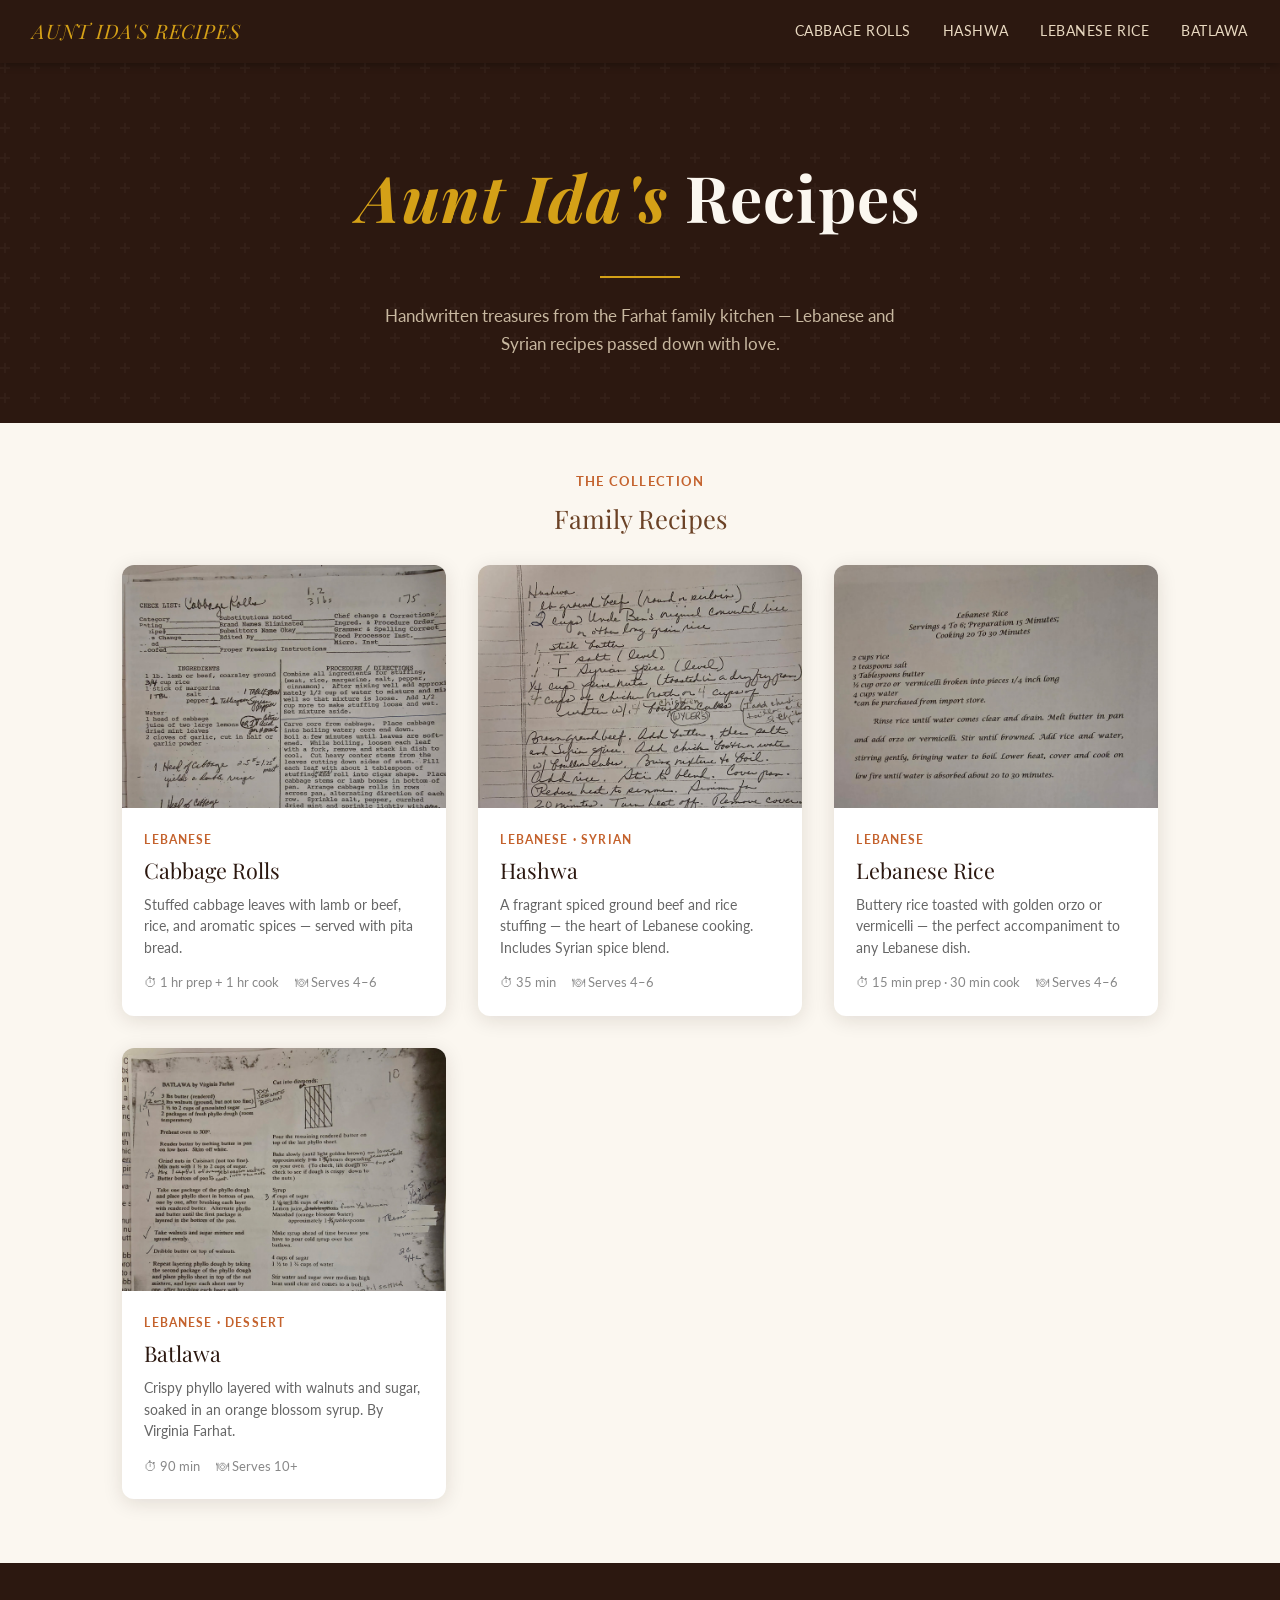
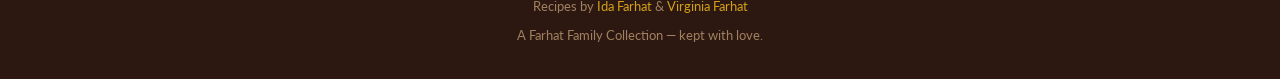
<file: farhat-family-recipes/index.html>
<!DOCTYPE html>
<html lang="en">
<head>
  <meta charset="UTF-8" />
  <meta name="viewport" content="width=device-width, initial-scale=1.0" />
  <title>Aunt Ida's Recipes</title>
  <meta name="description" content="A collection of beloved Lebanese and Syrian family recipes from Ida Farhat." />
  <link rel="stylesheet" href="css/style.css" />
  <link rel="icon" href="data:image/svg+xml,<svg xmlns='http://www.w3.org/2000/svg' viewBox='0 0 100 100'><text y='.9em' font-size='90'>🫒</text></svg>" />
</head>
<body>

<nav>
  <a href="index.html" class="brand">Aunt Ida's Recipes</a>
  <a href="recipes/cabbage-rolls.html">Cabbage Rolls</a>
  <a href="recipes/hashwa.html">Hashwa</a>
  <a href="recipes/lebanese-rice.html">Lebanese Rice</a>
  <a href="recipes/batlawa.html">Batlawa</a>
</nav>

<header class="hero">
  <h1><span>Aunt Ida's</span> Recipes</h1>
  <div class="divider"></div>
  <p>Handwritten treasures from the Farhat family kitchen — Lebanese and Syrian recipes passed down with love.</p>
</header>

<main>
  <div class="section-label">
    <span>The Collection</span>
    Family Recipes
  </div>

  <div class="grid">

    <a href="recipes/cabbage-rolls.html" class="card">
      <img class="card-img" src="images/cabbage-rolls-original.jpg" alt="Cabbage Rolls recipe card" />
      <div class="card-body">
        <div class="card-category">Lebanese</div>
        <div class="card-title">Cabbage Rolls</div>
        <p style="font-size:.9rem;color:#666;line-height:1.5;">Stuffed cabbage leaves with lamb or beef, rice, and aromatic spices — served with pita bread.</p>
        <div class="card-meta">
          <span>⏱ 1 hr prep + 1 hr cook</span>
          <span>🍽 Serves 4–6</span>
        </div>
      </div>
    </a>

    <a href="recipes/hashwa.html" class="card">
      <img class="card-img" src="images/hashwa-original.jpg" alt="Hashwa recipe card" style="object-position:top left;" />
      <div class="card-body">
        <div class="card-category">Lebanese · Syrian</div>
        <div class="card-title">Hashwa</div>
        <p style="font-size:.9rem;color:#666;line-height:1.5;">A fragrant spiced ground beef and rice stuffing — the heart of Lebanese cooking. Includes Syrian spice blend.</p>
        <div class="card-meta">
          <span>⏱ 35 min</span>
          <span>🍽 Serves 4–6</span>
        </div>
      </div>
    </a>

    <a href="recipes/lebanese-rice.html" class="card">
      <img class="card-img" src="images/lebanese-rice-original.jpg" alt="Lebanese Rice recipe card" />
      <div class="card-body">
        <div class="card-category">Lebanese</div>
        <div class="card-title">Lebanese Rice</div>
        <p style="font-size:.9rem;color:#666;line-height:1.5;">Buttery rice toasted with golden orzo or vermicelli — the perfect accompaniment to any Lebanese dish.</p>
        <div class="card-meta">
          <span>⏱ 15 min prep · 30 min cook</span>
          <span>🍽 Serves 4–6</span>
        </div>
      </div>
    </a>

    <a href="recipes/batlawa.html" class="card">
      <img class="card-img" src="images/batlawa-original.jpg" alt="Batlawa recipe card" />
      <div class="card-body">
        <div class="card-category">Lebanese · Dessert</div>
        <div class="card-title">Batlawa</div>
        <p style="font-size:.9rem;color:#666;line-height:1.5;">Crispy phyllo layered with walnuts and sugar, soaked in an orange blossom syrup. By Virginia Farhat.</p>
        <div class="card-meta">
          <span>⏱ 90 min</span>
          <span>🍽 Serves 10+</span>
        </div>
      </div>
    </a>

  </div>
</main>

<footer>
  <p>Recipes by <span>Ida Farhat</span> &amp; <span>Virginia Farhat</span></p>
  <p style="margin-top:.3rem;">A Farhat Family Collection — kept with love.</p>
</footer>

</body>
</html>
</file>
<file: farhat-family-recipes/css/style.css>
@import url('https://fonts.googleapis.com/css2?family=Playfair+Display:ital,wght@0,400;0,600;0,700;1,400;1,600&family=Lato:wght@300;400;700&display=swap');

/* ── Reset & base ── */
*, *::before, *::after { box-sizing: border-box; margin: 0; padding: 0; }

:root {
  --cream:    #FBF7F0;
  --tan:      #EDE3D0;
  --brown:    #2C1810;
  --mid:      #6B4226;
  --terra:    #C4622D;
  --gold:     #D4A017;
  --green:    #4A7C59;
  --shadow:   rgba(44,24,16,.12);
  --serif:    'Playfair Display', Georgia, serif;
  --sans:     'Lato', system-ui, sans-serif;
}

html { scroll-behavior: smooth; }

body {
  background: var(--cream);
  color: var(--brown);
  font-family: var(--sans);
  font-size: 17px;
  line-height: 1.7;
}

/* ── Nav ── */
nav {
  background: var(--brown);
  padding: .9rem 2rem;
  display: flex;
  align-items: center;
  gap: 2rem;
  flex-wrap: wrap;
  position: sticky;
  top: 0;
  z-index: 100;
  box-shadow: 0 2px 8px rgba(0,0,0,.3);
}

nav .brand {
  font-family: var(--serif);
  font-size: 1.25rem;
  font-style: italic;
  color: var(--gold);
  text-decoration: none;
  flex: 1;
  white-space: nowrap;
}

nav a {
  color: #e8d8c0;
  text-decoration: none;
  font-size: .85rem;
  letter-spacing: .04em;
  text-transform: uppercase;
  transition: color .2s;
}
nav a:hover { color: var(--gold); }

/* ── Hero ── */
.hero {
  background: var(--brown);
  color: var(--cream);
  text-align: center;
  padding: 5rem 2rem 4rem;
  position: relative;
  overflow: hidden;
}
.hero::before {
  content: '';
  position: absolute; inset: 0;
  background: url("data:image/svg+xml,%3Csvg width='60' height='60' viewBox='0 0 60 60' xmlns='http://www.w3.org/2000/svg'%3E%3Cg fill='none' fill-rule='evenodd'%3E%3Cg fill='%23ffffff' fill-opacity='0.03'%3E%3Cpath d='M36 34v-4h-2v4h-4v2h4v4h2v-4h4v-2h-4zm0-30V0h-2v4h-4v2h4v4h2V6h4V4h-4zM6 34v-4H4v4H0v2h4v4h2v-4h4v-2H6zM6 4V0H4v4H0v2h4v4h2V6h4V4H6z'/%3E%3C/g%3E%3C/g%3E%3C/svg%3E");
}
.hero h1 {
  font-family: var(--serif);
  font-size: clamp(2.2rem, 6vw, 4rem);
  font-weight: 700;
  letter-spacing: .02em;
  position: relative;
}
.hero h1 span { color: var(--gold); font-style: italic; }
.hero p {
  margin-top: 1rem;
  font-size: 1.05rem;
  color: #c8b8a0;
  max-width: 520px;
  margin-inline: auto;
  position: relative;
}
.hero .divider {
  margin: 1.5rem auto;
  width: 80px;
  height: 2px;
  background: var(--gold);
  position: relative;
}

/* ── Grid ── */
.section-label {
  text-align: center;
  padding: 3rem 1rem 1.5rem;
  font-family: var(--serif);
  font-size: 1.6rem;
  color: var(--mid);
}
.section-label span {
  display: block;
  font-size: .8rem;
  font-family: var(--sans);
  letter-spacing: .1em;
  text-transform: uppercase;
  color: var(--terra);
  font-style: normal;
  font-weight: 700;
  margin-bottom: .3rem;
}

.grid {
  display: grid;
  grid-template-columns: repeat(auto-fill, minmax(280px, 1fr));
  gap: 2rem;
  max-width: 1100px;
  margin: 0 auto 4rem;
  padding: 0 2rem;
}

.card {
  background: #fff;
  border-radius: 12px;
  box-shadow: 0 4px 20px var(--shadow);
  overflow: hidden;
  transition: transform .25s, box-shadow .25s;
  text-decoration: none;
  color: inherit;
  display: flex;
  flex-direction: column;
}
.card:hover {
  transform: translateY(-5px);
  box-shadow: 0 10px 32px var(--shadow);
}
.card-img {
  width: 100%;
  aspect-ratio: 4/3;
  object-fit: cover;
  object-position: top;
  display: block;
}
.card-img-placeholder {
  width: 100%;
  aspect-ratio: 4/3;
  background: var(--tan);
  display: flex;
  align-items: center;
  justify-content: center;
  font-size: 3rem;
}
.card-body { padding: 1.4rem; flex: 1; display: flex; flex-direction: column; }
.card-category {
  font-size: .72rem;
  letter-spacing: .1em;
  text-transform: uppercase;
  color: var(--terra);
  font-weight: 700;
  margin-bottom: .4rem;
}
.card-title {
  font-family: var(--serif);
  font-size: 1.35rem;
  line-height: 1.3;
  margin-bottom: .6rem;
}
.card-meta {
  font-size: .82rem;
  color: #888;
  display: flex;
  gap: 1rem;
  flex-wrap: wrap;
  margin-top: auto;
  padding-top: .8rem;
}
.card-meta span::before { margin-right: .3rem; }

/* ── Recipe page layout ── */
.recipe-hero {
  background: var(--brown);
  color: var(--cream);
  padding: 3rem 2rem 2.5rem;
  text-align: center;
}
.recipe-hero .crumb {
  font-size: .8rem;
  color: #a08060;
  margin-bottom: 1rem;
}
.recipe-hero .crumb a { color: var(--gold); text-decoration: none; }
.recipe-hero .crumb a:hover { text-decoration: underline; }
.recipe-hero h1 {
  font-family: var(--serif);
  font-size: clamp(1.8rem, 5vw, 3rem);
  font-weight: 700;
}
.recipe-hero .tagline {
  color: #c8b8a0;
  margin-top: .5rem;
  font-style: italic;
}
.recipe-hero .meta-bar {
  display: flex;
  justify-content: center;
  gap: 2rem;
  flex-wrap: wrap;
  margin-top: 1.5rem;
  font-size: .9rem;
}
.recipe-hero .meta-bar dt { color: var(--gold); font-size: .7rem; text-transform: uppercase; letter-spacing: .08em; }
.recipe-hero .meta-bar dd { color: #e8d8c0; font-weight: 700; }

.recipe-body {
  max-width: 860px;
  margin: 0 auto;
  padding: 3rem 2rem;
  display: grid;
  grid-template-columns: 1fr 2fr;
  gap: 3rem;
  align-items: start;
}
@media (max-width: 680px) {
  .recipe-body { grid-template-columns: 1fr; gap: 2rem; }
}

/* ── Ingredients ── */
.ingredients-col h2, .directions-col h2 {
  font-family: var(--serif);
  font-size: 1.3rem;
  color: var(--mid);
  border-bottom: 2px solid var(--tan);
  padding-bottom: .5rem;
  margin-bottom: 1.2rem;
}
.ingredients-col h3 {
  font-family: var(--serif);
  font-size: 1rem;
  color: var(--terra);
  margin: 1.2rem 0 .5rem;
  font-style: italic;
}
.ingredients-col ul {
  list-style: none;
  padding: 0;
}
.ingredients-col ul li {
  padding: .35rem 0 .35rem 1.4rem;
  position: relative;
  font-size: .95rem;
  border-bottom: 1px solid #f0e8d8;
  line-height: 1.5;
}
.ingredients-col ul li::before {
  content: '✦';
  position: absolute;
  left: 0;
  color: var(--gold);
  font-size: .6rem;
  top: .6rem;
}

/* ── Directions ── */
.directions-col ol {
  padding-left: 1.8rem;
  counter-reset: steps;
  list-style: none;
}
.directions-col ol li {
  counter-increment: steps;
  padding: .8rem 0 .8rem 0;
  border-bottom: 1px solid #f0e8d8;
  position: relative;
  padding-left: 2.8rem;
  font-size: .97rem;
}
.directions-col ol li::before {
  content: counter(steps);
  position: absolute;
  left: 0;
  top: .75rem;
  width: 1.8rem;
  height: 1.8rem;
  background: var(--terra);
  color: #fff;
  border-radius: 50%;
  display: flex;
  align-items: center;
  justify-content: center;
  font-size: .8rem;
  font-weight: 700;
}

.tip-box {
  background: var(--tan);
  border-left: 4px solid var(--gold);
  border-radius: 0 8px 8px 0;
  padding: 1rem 1.2rem;
  margin-top: 1.5rem;
  font-size: .92rem;
  line-height: 1.6;
}
.tip-box strong { color: var(--mid); }

/* ── Original photo ── */
.original-photo {
  margin-top: 2rem;
}
.original-photo h3 {
  font-family: var(--serif);
  font-size: 1rem;
  color: var(--mid);
  margin-bottom: .6rem;
  font-style: italic;
}
.original-photo img {
  width: 100%;
  border-radius: 8px;
  border: 3px solid var(--tan);
  cursor: pointer;
  transition: opacity .2s;
}
.original-photo img:hover { opacity: .9; }
.original-photo figcaption {
  font-size: .78rem;
  color: #999;
  margin-top: .4rem;
  text-align: center;
}

/* ── Lightbox ── */
.lightbox {
  display: none;
  position: fixed; inset: 0;
  background: rgba(0,0,0,.85);
  z-index: 1000;
  align-items: center;
  justify-content: center;
  padding: 1rem;
}
.lightbox.open { display: flex; }
.lightbox img { max-width: 90vw; max-height: 90vh; border-radius: 6px; }
.lightbox-close {
  position: fixed;
  top: 1rem; right: 1.5rem;
  color: #fff;
  font-size: 2rem;
  cursor: pointer;
  background: none;
  border: none;
  line-height: 1;
}

/* ── Recipe nav ── */
.recipe-nav {
  background: var(--tan);
  padding: 2rem;
  text-align: center;
}
.recipe-nav p { color: var(--mid); font-size: .85rem; margin-bottom: 1rem; font-style: italic; }
.recipe-nav .links { display: flex; flex-wrap: wrap; justify-content: center; gap: .8rem; }
.recipe-nav .links a {
  background: var(--brown);
  color: var(--cream);
  padding: .5rem 1.1rem;
  border-radius: 100px;
  text-decoration: none;
  font-size: .82rem;
  transition: background .2s;
}
.recipe-nav .links a:hover { background: var(--terra); }
.recipe-nav .links a.active { background: var(--terra); }

/* ── Footer ── */
footer {
  background: var(--brown);
  color: #a08060;
  text-align: center;
  padding: 2rem;
  font-size: .82rem;
  line-height: 1.8;
}
footer span { color: var(--gold); }

/* ── Print ── */
@media print {
  nav, .recipe-nav, footer, .original-photo { display: none; }
  .recipe-hero { background: #fff; color: #000; padding: 1rem 0; }
  .recipe-hero h1 { color: #000; }
  .recipe-hero .meta-bar dt, .recipe-hero .meta-bar dd { color: #444; }
  .recipe-body { grid-template-columns: 1fr; }
}
</file>
